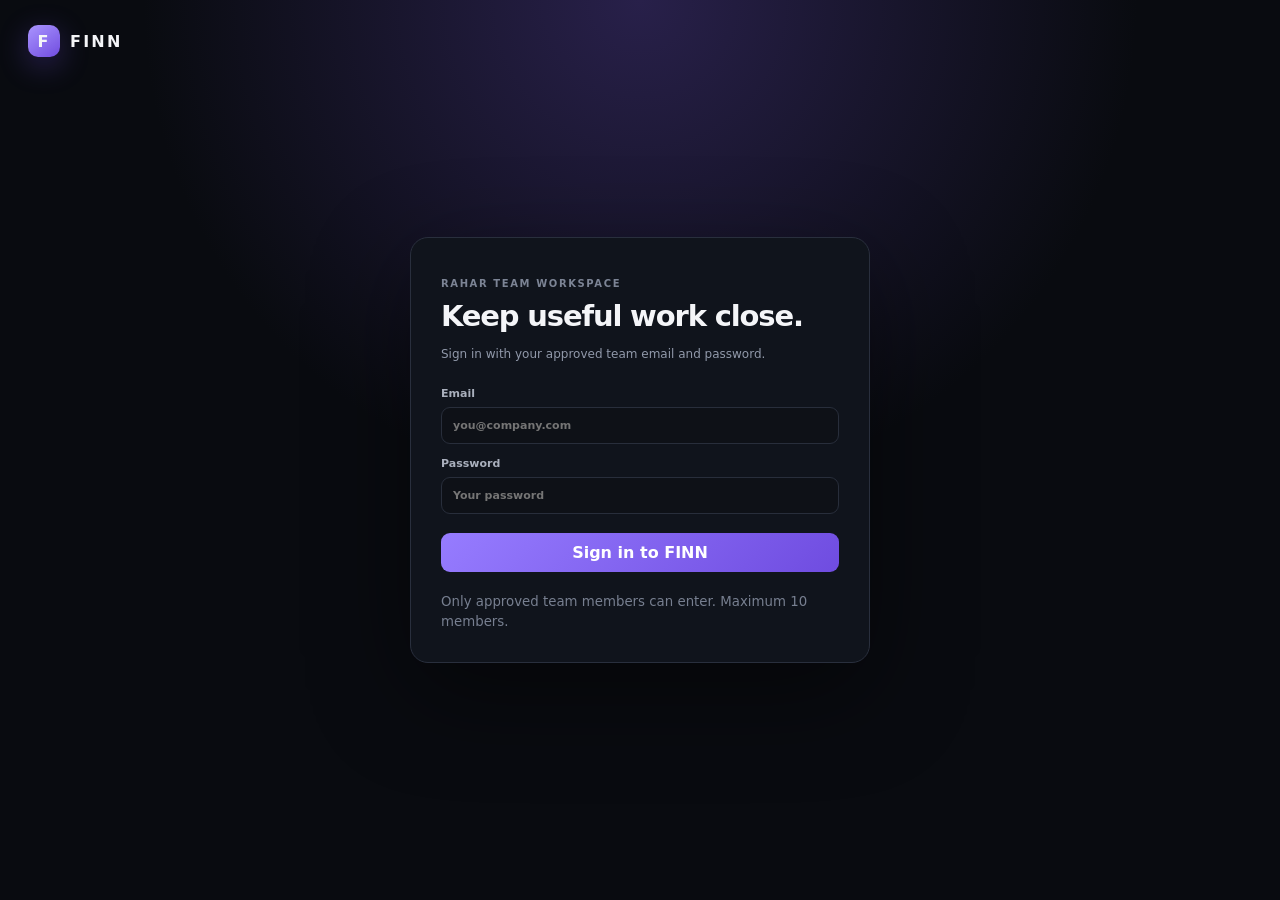
<file: index.html>
<!doctype html><html lang="en"><head><meta charset="utf-8"><meta name="viewport" content="width=device-width,initial-scale=1"><meta name="theme-color" content="#090b10"><meta name="description" content="FINN — RahaR's private team clipboard and pinboard"><title>FINN — Team knowledge, in reach</title><link rel="stylesheet" href="./styles.css"></head><body><div id="root"></div><script src="./app.js?v=0.4.0"></script></body></html>
</file>
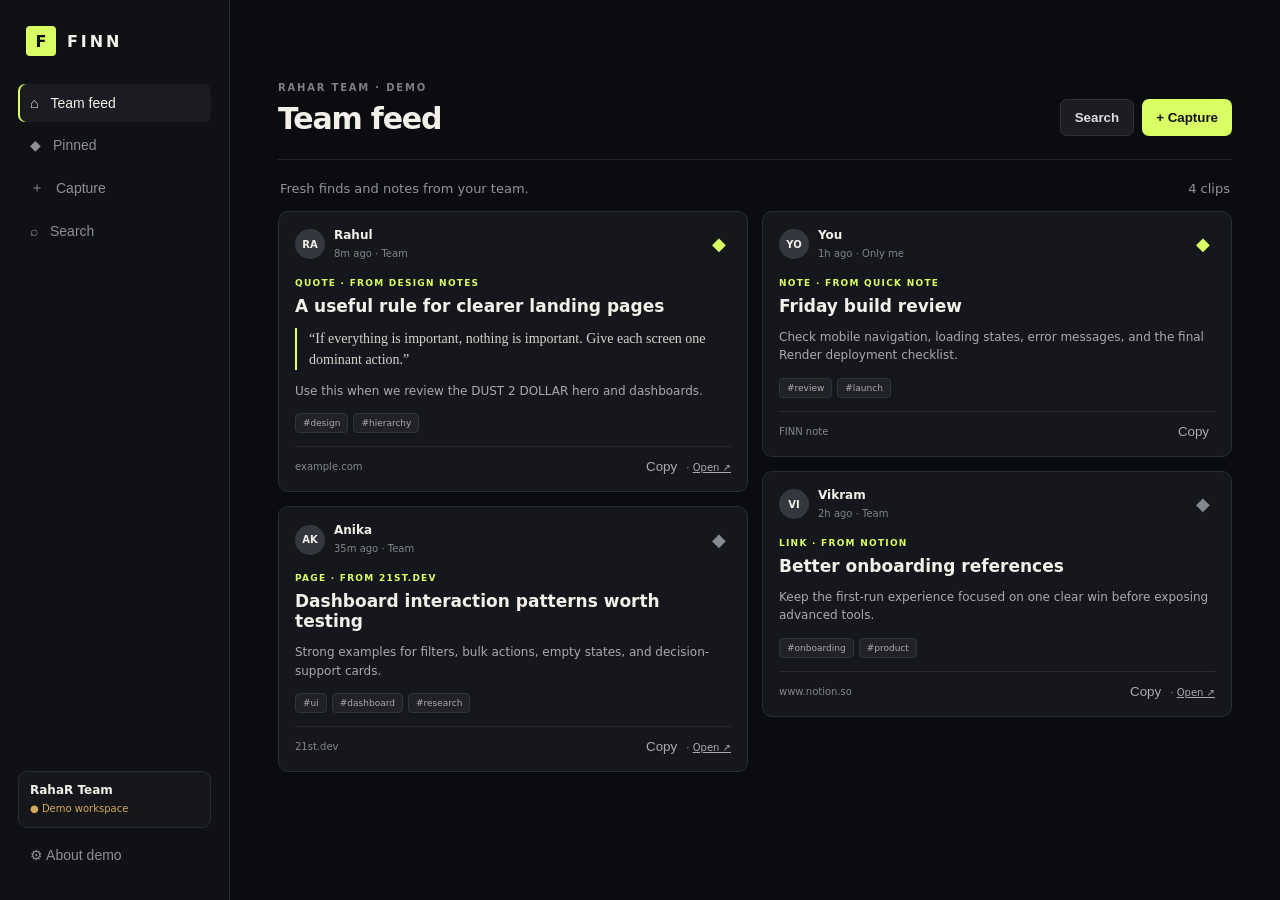
<file: FINN-DEMO.html>
<!doctype html><html lang="en"><head><meta charset="utf-8"><meta name="viewport" content="width=device-width,initial-scale=1"><title>FINN — Demo workspace</title><style>
:root{--bg:#0b0c0f;--side:#101115;--panel:#15171c;--panel2:#1a1d23;--line:#292c33;--text:#f2f0e9;--muted:#92949a;--lime:#d8ff63;--red:#ff806f}*{box-sizing:border-box}body{margin:0;background:var(--bg);color:var(--text);font-family:Segoe UI,system-ui,sans-serif}.app{min-height:100vh;display:grid;grid-template-columns:230px 1fr}.side{position:sticky;top:0;height:100vh;background:var(--side);border-right:1px solid var(--line);padding:26px 18px;display:flex;flex-direction:column}.logo{display:flex;gap:11px;align-items:center;padding:0 8px 28px;font-weight:800;letter-spacing:.18em}.mark{width:30px;height:30px;background:var(--lime);color:#111;border-radius:4px;display:grid;place-items:center;letter-spacing:0;font-weight:900}.nav{display:grid;gap:4px}.nav button,.settings{border:0;background:transparent;color:#8d8f94;padding:11px 12px;border-radius:7px;text-align:left;font-size:14px;display:flex;gap:12px;align-items:center}.nav button:hover,.nav button.active,.settings:hover{background:#1a1c21;color:var(--text)}.nav button.active{box-shadow:inset 2px 0 var(--lime)}.sidefoot{margin-top:auto}.workspace{border:1px solid var(--line);border-radius:9px;padding:11px;background:#15171b}.workspace b{display:block;font-size:12px}.workspace small{color:#d7aa5a;font-size:10px}.settings{width:100%;margin-top:8px}.main{max-width:1120px;width:100%;margin:auto;padding:42px 48px 80px}.header{display:flex;justify-content:space-between;align-items:end;padding-bottom:23px;border-bottom:1px solid #24262b}.eyebrow{font-size:10px;letter-spacing:.18em;color:#7d7f84;font-weight:700}.header h1{font-size:30px;letter-spacing:-.04em;margin:6px 0 0}.actions{display:flex;gap:8px}.btn{border:0;border-radius:7px;padding:10px 14px;font-weight:700}.primary{background:var(--lime);color:#111}.secondary{background:#1b1d22;color:#ddd;border:1px solid #303238}.intro{display:flex;justify-content:space-between;padding:21px 2px 15px;color:var(--muted);font-size:13px}.grid{columns:2;column-gap:14px}.card{break-inside:avoid;display:inline-block;width:100%;margin-bottom:14px;background:var(--panel);border:1px solid var(--line);border-radius:10px;padding:16px}.card:hover{border-color:#44474f}.cardtop,.author,.tools,.footer{display:flex;align-items:center}.cardtop,.footer{justify-content:space-between}.author{gap:9px}.avatar{width:30px;height:30px;border-radius:50%;background:#34373d;display:grid;place-items:center;font-size:10px;font-weight:700}.author b{display:block;font-size:12px}.author small{font-size:10px;color:#81848a}.tools button{border:0;background:transparent;color:#858890;font-size:18px;padding:5px}.tools button.on{color:var(--lime)}.kind{margin-top:17px;color:var(--lime);font-size:9px;letter-spacing:.14em;font-weight:800}.card h3{font-size:17px;margin:8px 0}.card blockquote{font-family:Georgia,serif;border-left:2px solid var(--lime);padding-left:12px;margin:12px 0;color:#d6d3cc;line-height:1.5;font-size:14px}.card p{font-size:12px;color:#aaa;line-height:1.55}.tags{display:flex;gap:5px;flex-wrap:wrap;margin:13px 0}.tags span{font-size:9px;background:#202228;border:1px solid #30333a;padding:4px 7px;border-radius:4px;color:#aaa}.footer{border-top:1px solid #282a30;padding-top:11px;margin-top:12px;color:#83858b;font-size:10px}.footer button{border:0;background:transparent;color:#aaa}.capture{max-width:620px;margin:18px auto;background:var(--panel);border:1px solid var(--line);border-radius:12px;padding:27px}.capture h2{margin:5px 0}.capture>p{color:var(--muted);font-size:13px}.capture label{font-size:11px;color:#aaa;font-weight:600;display:grid;gap:7px;margin:13px 0}.capture input,.capture textarea,.capture select,.searchbox input{background:#0d0e11;color:#eee;border:1px solid #33363e;border-radius:7px;padding:11px;outline:0}.capture textarea{resize:vertical}.row{display:grid;grid-template-columns:1fr 155px;gap:10px}.submit{display:flex;justify-content:flex-end;gap:8px;margin-top:18px}.privacy{display:block;text-align:right;color:#777;font-size:9px;margin-top:9px}.overlay{position:fixed;inset:0;background:#050506dc;z-index:10;padding:11vh 20px}.searchbox{max-width:630px;margin:auto;background:#15171c;border:1px solid #3a3d44;border-radius:10px;padding:14px}.searchbox input{width:100%;font-size:15px}.results{margin-top:8px}.result{width:100%;border:0;border-top:1px solid #282a2f;background:transparent;color:white;text-align:left;padding:12px}.result small{display:block;color:#888;margin-top:4px}.notice{border:1px solid #4c4229;background:#211d13;color:#d9bd78;border-radius:7px;padding:11px 13px;font-size:11px;margin:17px 0}.empty{text-align:center;color:#888;padding:75px}.toast{position:fixed;right:22px;bottom:22px;background:var(--lime);color:#111;font-weight:700;padding:12px 16px;border-radius:7px;z-index:20;box-shadow:0 12px 35px #0008}.about{max-width:700px;margin:60px auto;text-align:center}.about .big{font-size:70px;line-height:1;font-weight:900;letter-spacing:-.07em}.about p{color:#aaa;line-height:1.7}.hidden{display:none!important}@media(max-width:760px){.app{grid-template-columns:1fr}.side{height:auto;position:static;padding:16px}.logo{padding-bottom:12px}.nav{grid-template-columns:repeat(4,1fr)}.nav button{justify-content:center}.sidefoot{display:none}.main{padding:24px 17px}.grid{columns:1}.header h1{font-size:25px}.actions .secondary{display:none}}@media(max-width:430px){.nav button{font-size:0}.nav button::first-letter{font-size:15px}.row{grid-template-columns:1fr}}
</style></head><body><div class="app"><aside class="side"><div class="logo"><span class="mark">F</span>FINN</div><nav class="nav"><button data-view="feed" class="active">⌂ <span>Team feed</span></button><button data-view="pinned">◆ <span>Pinned</span></button><button data-view="capture">＋ <span>Capture</span></button><button id="searchBtn">⌕ <span>Search</span></button></nav><div class="sidefoot"><div class="workspace"><b>RahaR Team</b><small>● Demo workspace</small></div><button class="settings" data-view="about">⚙ About demo</button></div></aside><main class="main"><header class="header"><div><span class="eyebrow">RAHAR TEAM · DEMO</span><h1 id="heading">Team feed</h1></div><div class="actions"><button class="btn secondary" id="searchTop">Search</button><button class="btn primary" data-view="capture">+ Capture</button></div></header><div id="view"></div></main></div><div id="search" class="overlay hidden"><div class="searchbox"><input id="query" placeholder="Search clips, notes, tags…" autofocus><div id="results" class="results"></div><button class="btn secondary" id="closeSearch">Close</button></div></div><div id="toast" class="toast hidden"></div><script>
const seed=[{id:1,kind:'QUOTE',title:'A useful rule for clearer landing pages',content:'If everything is important, nothing is important. Give each screen one dominant action.',note:'Use this when we review the DUST 2 DOLLAR hero and dashboards.',url:'https://example.com/design-principles',source:'Design notes',tags:['design','hierarchy'],author:'Rahul',initials:'RA',age:'8m',pinned:true,privacy:'Team'},{id:2,kind:'PAGE',title:'Dashboard interaction patterns worth testing',content:'',note:'Strong examples for filters, bulk actions, empty states, and decision-support cards.',url:'https://21st.dev',source:'21st.dev',tags:['ui','dashboard','research'],author:'Anika',initials:'AK',age:'35m',pinned:false,privacy:'Team'},{id:3,kind:'NOTE',title:'Friday build review',content:'',note:'Check mobile navigation, loading states, error messages, and the final Render deployment checklist.',url:'',source:'Quick note',tags:['review','launch'],author:'You',initials:'YO',age:'1h',pinned:true,privacy:'Only me'},{id:4,kind:'LINK',title:'Better onboarding references',content:'',note:'Keep the first-run experience focused on one clear win before exposing advanced tools.',url:'https://www.notion.so',source:'Notion',tags:['onboarding','product'],author:'Vikram',initials:'VI',age:'2h',pinned:false,privacy:'Team'}];let clips=JSON.parse(localStorage.getItem('finn-demo-clips')||'null')||seed;let mode='feed';const el=id=>document.getElementById(id);function save(){localStorage.setItem('finn-demo-clips',JSON.stringify(clips))}function toast(t){el('toast').textContent=t;el('toast').classList.remove('hidden');setTimeout(()=>el('toast').classList.add('hidden'),1300)}function card(c){return `<article class="card"><div class="cardtop"><div class="author"><span class="avatar">${c.initials}</span><span><b>${c.author}</b><small>${c.age} ago · ${c.privacy}</small></span></div><div class="tools"><button class="pin ${c.pinned?'on':''}" data-id="${c.id}" title="Pin">◆</button></div></div><div class="kind">${c.kind} · FROM ${c.source.toUpperCase()}</div><h3>${c.title}</h3>${c.content?`<blockquote>“${c.content}”</blockquote>`:''}${c.note?`<p>${c.note}</p>`:''}<div class="tags">${c.tags.map(t=>`<span>#${t}</span>`).join('')}</div><footer class="footer"><span>${c.url?new URL(c.url).hostname:'FINN note'}</span><span><button class="copy" data-id="${c.id}">Copy</button>${c.url?` · <a href="${c.url}" target="_blank" style="color:#aaa">Open ↗</a>`:''}</span></footer></article>`}function feed(){const list=mode==='pinned'?clips.filter(x=>x.pinned):clips;el('view').innerHTML=`<div class="intro"><span>${mode==='pinned'?'Your important items, always close.':'Fresh finds and notes from your team.'}</span><span>${list.length} clips</span></div>${list.length?`<section class="grid">${list.map(card).join('')}</section>`:'<div class="empty">Nothing pinned yet.</div>'}`;bindCards()}function capture(){el('view').innerHTML=`<div class="notice">Demo mode: everything stays only in this browser. Nothing is shared with your team yet.</div><form class="capture" id="captureForm"><span class="eyebrow">QUICK CAPTURE</span><h2>Keep what matters.</h2><p>Save a page, passage, link, or thought with enough context for later.</p><label>Title<input name="title" required placeholder="What did you find?"></label><label>Note<textarea name="note" rows="4" placeholder="Why is this useful for the team?"></textarea></label><div class="row"><label>Tags<input name="tags" placeholder="design, research"></label><label>Visibility<select name="privacy"><option>Team</option><option>Only me</option></select></label></div><div class="submit"><button type="button" class="btn secondary" data-view="feed">Cancel</button><button class="btn primary">Add to FINN</button></div><small class="privacy">Demo data remains on this device.</small></form>`;el('captureForm').onsubmit=e=>{e.preventDefault();const f=new FormData(e.target);clips.unshift({id:Date.now(),kind:'NOTE',title:f.get('title'),content:'',note:f.get('note'),url:'',source:'Quick note',tags:String(f.get('tags')).split(',').map(x=>x.trim()).filter(Boolean),author:'You',initials:'YO',age:'now',pinned:false,privacy:f.get('privacy')});save();setMode('feed');toast('Saved to FINN demo')};bindNav()}function about(){el('view').innerHTML=`<section class="about"><div class="big">FINN</div><h2>Your team’s useful corner of the web.</h2><p>This review demo stores clips only in your current browser. It does not invite members, upload content, connect Supabase, or publish an extension.</p><p>After approval, FINN can become a private Chrome and Edge extension for RahaR’s ten members, protected by sign-in and database access rules.</p><button class="btn primary" data-view="capture">Try capture</button></section>`;bindNav()}function setMode(m){mode=m;document.querySelectorAll('.nav button').forEach(b=>b.classList.toggle('active',b.dataset.view===m));el('heading').textContent=m==='feed'?'Team feed':m==='pinned'?'Pinned':m==='capture'?'Capture':'About FINN';m==='capture'?capture():m==='about'?about():feed()}function bindCards(){document.querySelectorAll('.pin').forEach(b=>b.onclick=()=>{const c=clips.find(x=>x.id==b.dataset.id);c.pinned=!c.pinned;save();feed();toast(c.pinned?'Pinned':'Unpinned')});document.querySelectorAll('.copy').forEach(b=>b.onclick=()=>{const c=clips.find(x=>x.id==b.dataset.id);navigator.clipboard?.writeText([c.title,c.content,c.note,c.url].filter(Boolean).join('\n\n'));toast('Copied')})}function bindNav(){document.querySelectorAll('[data-view]').forEach(b=>b.onclick=()=>setMode(b.dataset.view))}function openSearch(){el('search').classList.remove('hidden');el('query').focus();renderSearch('')}function renderSearch(q){const r=clips.filter(c=>JSON.stringify(c).toLowerCase().includes(q.toLowerCase()));el('results').innerHTML=r.map(c=>`<button class="result" data-id="${c.id}"><b>${c.title}</b><small>${c.author} · ${c.tags.map(t=>'#'+t).join(' ')}</small></button>`).join('')||'<div class="empty">No matches found.</div>';document.querySelectorAll('.result').forEach(b=>b.onclick=()=>{const c=clips.find(x=>x.id==b.dataset.id);el('search').classList.add('hidden');toast('Found: '+c.title)})}bindNav();el('searchBtn').onclick=openSearch;el('searchTop').onclick=openSearch;el('closeSearch').onclick=()=>el('search').classList.add('hidden');el('query').oninput=e=>renderSearch(e.target.value);document.addEventListener('keydown',e=>{if(e.key==='Escape')el('search').classList.add('hidden');if((e.ctrlKey||e.metaKey)&&e.key==='k'){e.preventDefault();openSearch()}});setMode('feed');
</script></body></html>
</file>
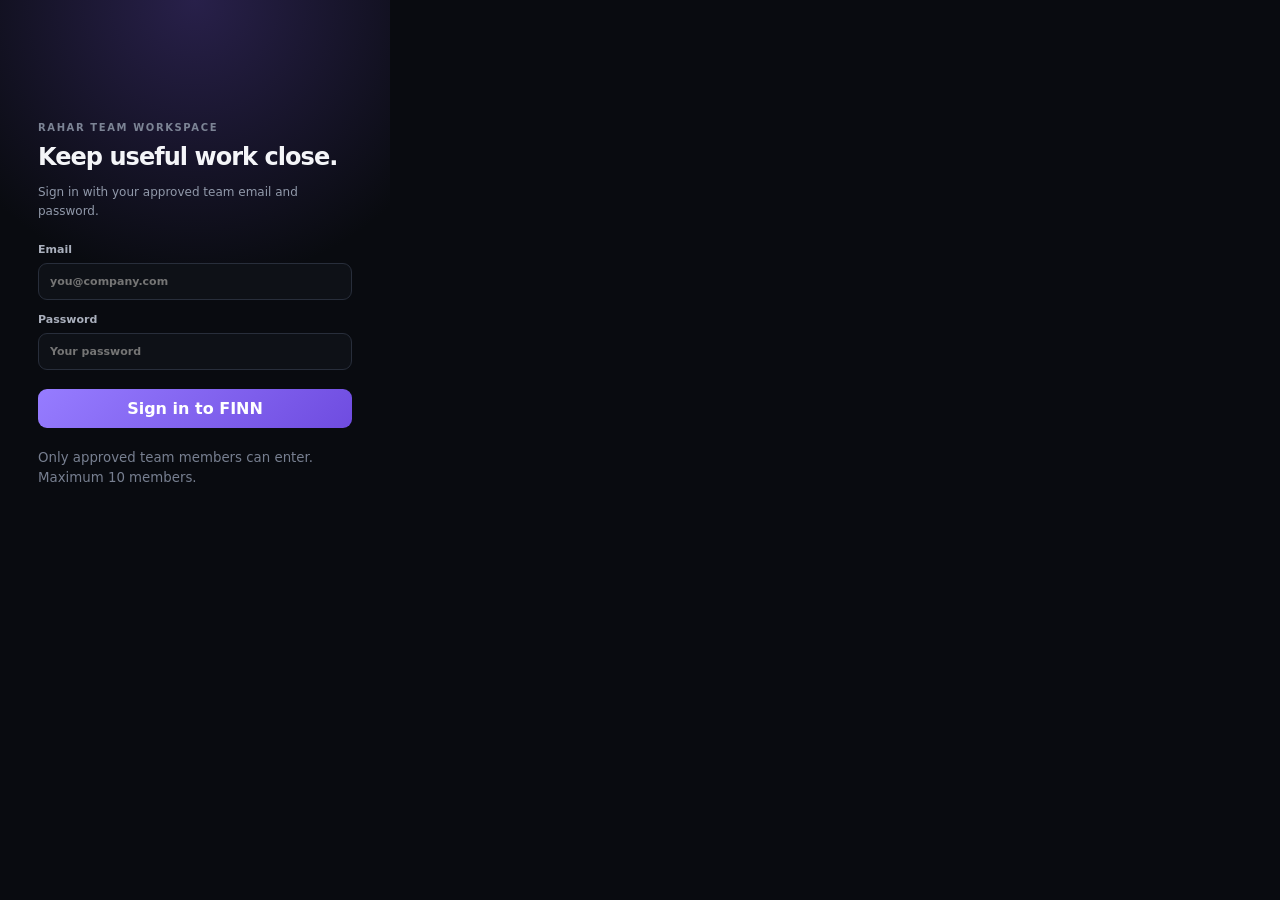
<file: popup.html>
<!doctype html><html lang="en"><head><meta charset="utf-8"><meta name="viewport" content="width=device-width,initial-scale=1"><meta name="theme-color" content="#090b10"><title>FINN</title><link rel="stylesheet" href="./styles.css"></head><body class="popup"><div id="root"></div><script src="./app.js"></script></body></html>
</file>
<file: styles.css>
:root{font-family:Inter,Segoe UI,system-ui,sans-serif;color:#f4f5f8;background:#090b10;--bg:#090b10;--panel:#11141c;--panel2:#171b25;--line:#282e3b;--muted:#9199aa;--purple:#8e72ff;--danger:#ef8585}*{box-sizing:border-box}html,body,#root{margin:0;min-height:100%;background:var(--bg)}body{min-width:330px}button,input,textarea,select{font:inherit}button{cursor:pointer;border:0;border-radius:9px;background:linear-gradient(135deg,#967cff,#6f4ce0);color:white;padding:10px 14px;font-weight:700}.secondary{background:#1b202b;border:1px solid var(--line)}.brand{display:flex;align-items:center;gap:10px;font-weight:800;letter-spacing:.14em}.brand b{display:grid;place-items:center;width:32px;height:32px;border-radius:10px;background:linear-gradient(145deg,#aa95ff,#704cdf);box-shadow:0 8px 30px #7250e755}.app{display:grid;grid-template-columns:230px 1fr;min-height:100vh;background:radial-gradient(circle at 75% -20%,#211b3c 0,transparent 32%)}aside{height:100vh;position:sticky;top:0;border-right:1px solid #202530;padding:26px 18px;display:flex;flex-direction:column}aside nav{display:grid;gap:6px;margin-top:28px}aside nav button{background:transparent;text-align:left;color:#989faf;font-weight:600}aside nav button:hover,aside nav button.active{background:#1a1e28;color:white}.account{margin-top:auto;padding:11px;border:1px solid var(--line);background:var(--panel);border-radius:12px;display:flex;align-items:center;gap:9px}.account div{display:grid;gap:2px;min-width:0}.account b,.account small{overflow:hidden;text-overflow:ellipsis;white-space:nowrap}.account b{font-size:12px}.account small{font-size:9px;color:var(--muted)}.avatar{display:grid;place-items:center;min-width:31px;height:31px;border-radius:9px;background:#302a4a;color:#cbbcff;font-size:10px;font-weight:800}.content{max-width:1120px;width:100%;margin:auto;padding:42px 50px 80px}.top{display:flex;align-items:flex-end;justify-content:space-between;border-bottom:1px solid #20242e;padding-bottom:22px}.top h1,.auth h1{font-size:29px;margin:5px 0 0;letter-spacing:-.04em}.eyebrow{font-size:10px;letter-spacing:.16em;color:#7c8495;font-weight:800}.notice,.error{border-radius:10px;padding:11px 13px;margin-bottom:16px;font-size:12px}.notice{background:#16261f;border:1px solid #28583c;color:#91ddb0}.error{background:#2a171a;border:1px solid #653038;color:#f0a0a8}.search{padding:20px 0 15px}.search input,.form input,.form textarea,.form select,.authcard input,.inline input{width:100%;border:1px solid var(--line);background:#0e1117;color:white;border-radius:9px;padding:11px;outline:none}.search input:focus,.form input:focus,.form textarea:focus,.authcard input:focus,.inline input:focus{border-color:#7458da;box-shadow:0 0 0 3px #7052d625}.grid{columns:2;column-gap:14px}.clip{display:inline-block;width:100%;break-inside:avoid;background:linear-gradient(145deg,#131720,#10131a);border:1px solid #242a36;border-radius:15px;padding:16px;margin-bottom:14px}.clip header,.clip footer{display:flex;align-items:center;justify-content:space-between}.clip header>div{display:grid;gap:2px;flex:1;margin-left:9px}.clip header b{font-size:12px}.clip header small{font-size:9px;color:var(--muted)}.clip header button{background:transparent;color:#aa96ff;padding:6px}.clip .kind{font-size:9px;letter-spacing:.12em;color:#8e75e8;margin-top:17px}.clip h3{font-size:17px;margin:8px 0}.clip blockquote{font-family:Georgia,serif;border-left:2px solid #7355df;margin:12px 0;padding-left:12px;color:#d3d5dc;line-height:1.55}.clip>p{font-size:12px;line-height:1.55;color:#afb4c0}.tags{display:flex;gap:5px;flex-wrap:wrap;margin:12px 0}.tags span{font-size:9px;color:#929aab;background:#1a1f29;border:1px solid #29303c;padding:3px 7px;border-radius:6px}.clip footer{border-top:1px solid #242933;padding-top:11px}.clip footer a,.clip footer button{font-size:10px;color:#adb4c1;text-decoration:none;background:transparent;padding:6px}.clip footer .danger{color:var(--danger)}.empty{padding:60px 20px;text-align:center;color:var(--muted)}.form,.panel{max-width:660px;margin:28px auto;background:var(--panel);border:1px solid var(--line);border-radius:16px;padding:25px}.form label,.authcard label{display:grid;gap:7px;margin:13px 0;color:#aab0bd;font-size:11px;font-weight:700}.form textarea{resize:vertical}.row{display:grid;grid-template-columns:1fr 160px;gap:11px}.form>button{width:100%;margin-top:13px}.auth{min-height:100vh;display:grid;place-items:center;padding:30px;background:radial-gradient(circle at 50% 0,#28204a 0,transparent 45%)}.auth>.brand{position:fixed;top:25px;left:28px}.authcard{width:min(460px,100%);background:#10141c;border:1px solid #292f3d;border-radius:18px;padding:30px;box-shadow:0 30px 100px #0007}.authcard .muted,.muted{color:var(--muted);font-size:12px;line-height:1.6}.authcard form{margin-top:22px}.authcard form button{width:100%;margin-top:6px}.authcard .verify{border-top:1px solid var(--line);padding-top:18px}.authcard small{display:block;color:#777f90;margin-top:20px;line-height:1.5}.panel h2{font-size:15px}.panel p{font-size:12px;color:#aab0bd}.inline{display:flex;gap:8px;margin:16px 0}.inline input{flex:1}.members{list-style:none;padding:0;margin:0}.members li{display:flex;align-items:center;justify-content:space-between;padding:10px 0;border-top:1px solid #242a35}.members li span{display:grid;gap:2px}.members li b{font-size:12px}.members li small{font-size:9px;color:var(--muted)}.members li button{background:transparent;color:var(--danger);font-size:10px}code{color:#bbaaef}@media(max-width:760px){.app{display:block}.app aside{position:static;height:auto;padding:15px;border-right:0;border-bottom:1px solid var(--line)}aside nav{grid-template-columns:repeat(4,1fr);margin-top:14px}aside nav button{text-align:center;font-size:10px;padding:8px 4px}.account{display:none}.content{padding:22px 16px 70px}.grid{columns:1}.row{grid-template-columns:1fr}.top h1{font-size:23px}}body.popup .app{display:block;width:390px;min-height:600px}body.popup aside{position:fixed;bottom:0;top:auto;height:58px;width:390px;z-index:5;background:#11151df7;padding:4px;border:0;border-top:1px solid var(--line)}body.popup aside .brand,body.popup aside .account{display:none}body.popup aside nav{display:grid;grid-template-columns:repeat(4,1fr);margin:0;height:100%}body.popup aside nav button{font-size:9px;padding:4px;text-align:center}body.popup .content{padding:20px 16px 75px;width:390px}body.popup .grid{columns:1}body.popup .top h1{font-size:22px}body.popup .form{margin:14px 0;padding:15px}body.popup .clip{padding:14px}body.popup .auth{width:390px;min-height:600px;padding:18px}body.popup .auth>.brand{display:none}body.popup .authcard{padding:20px;border:0;background:transparent;box-shadow:none}body.popup .authcard h1{font-size:24px}
</file>
